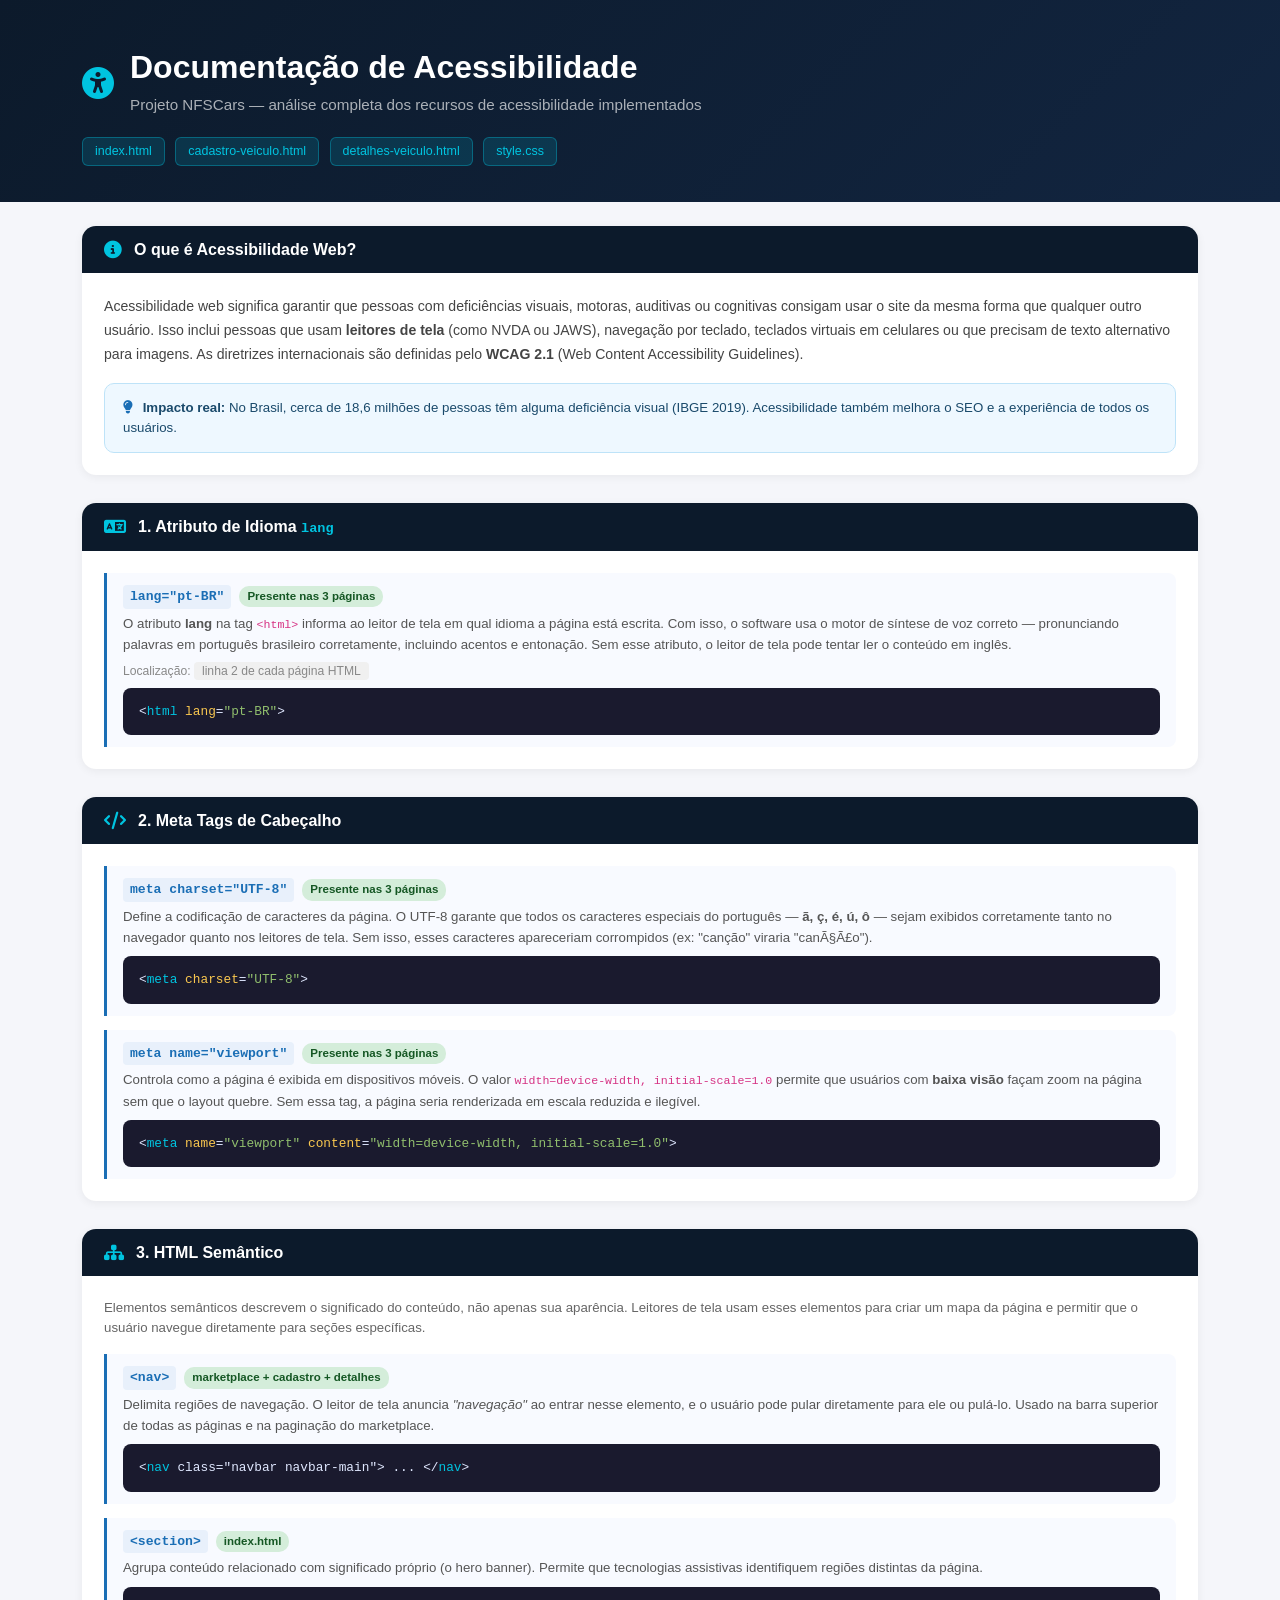
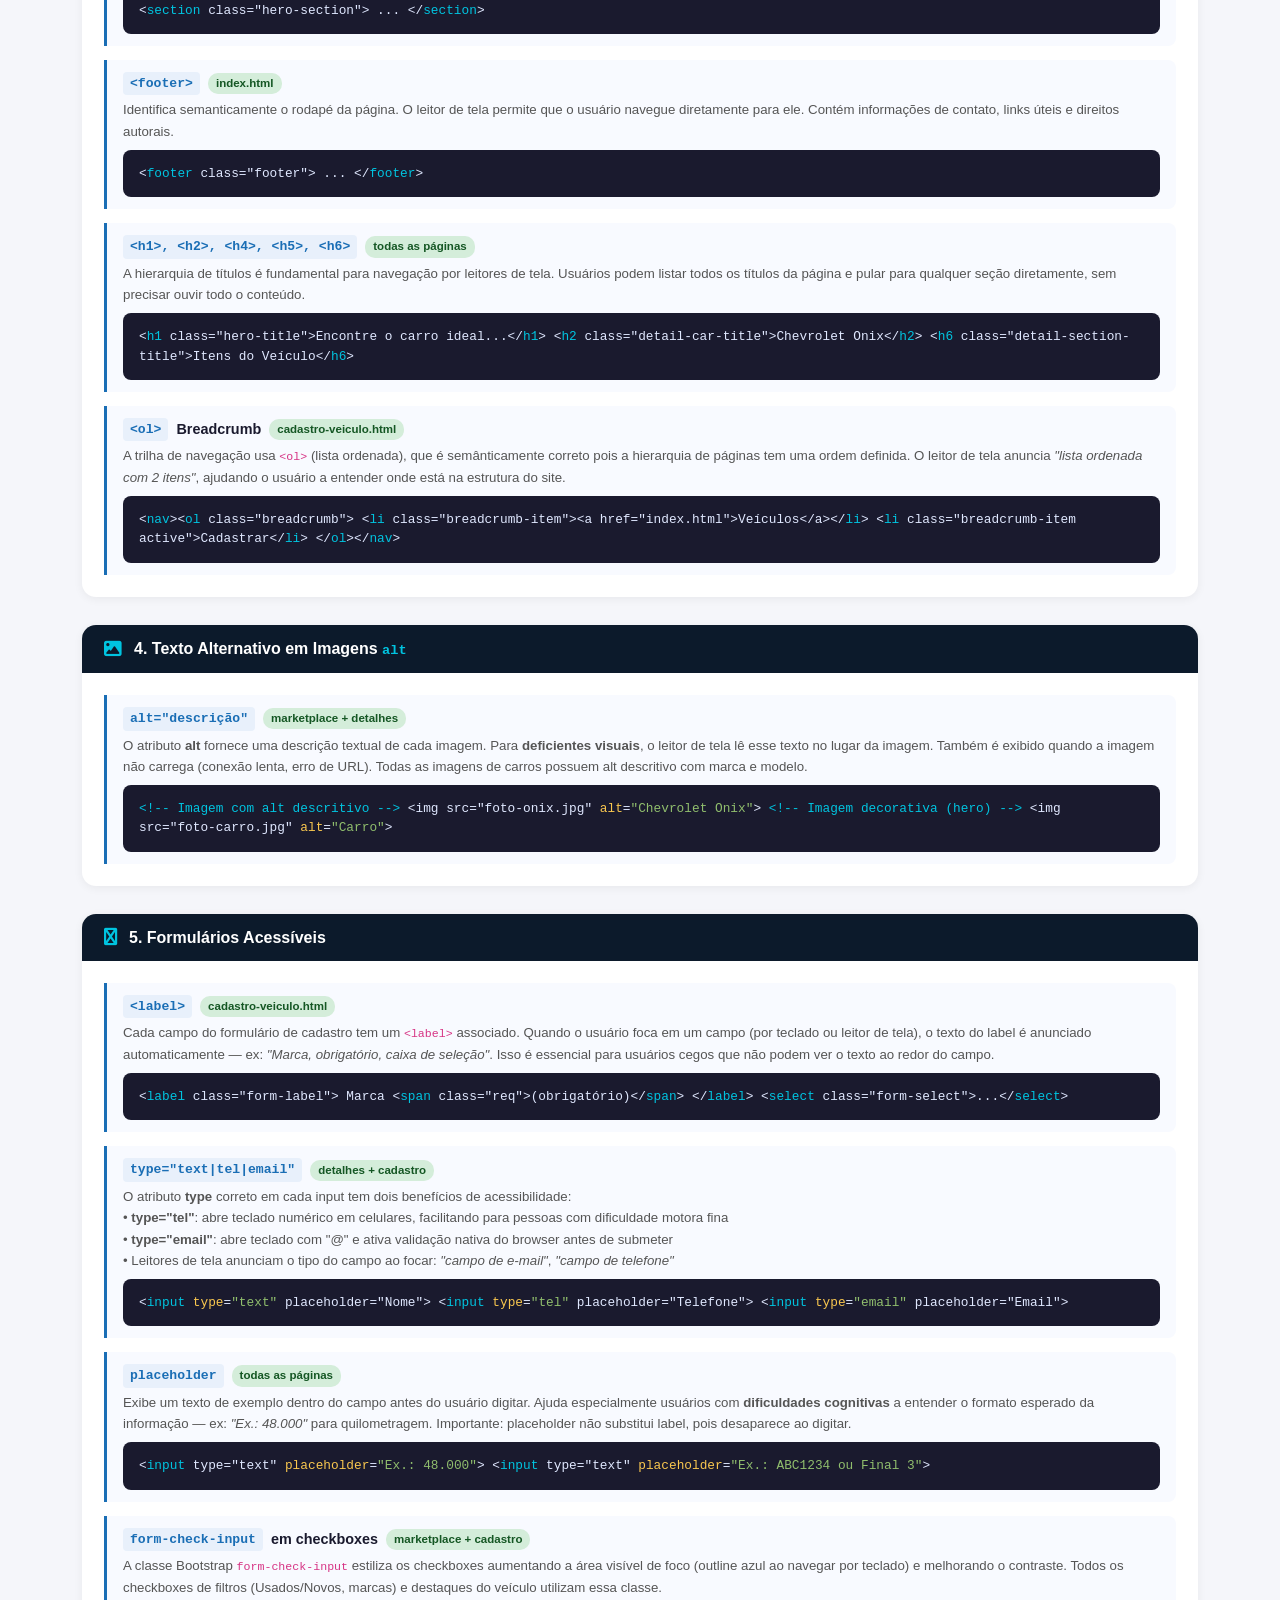
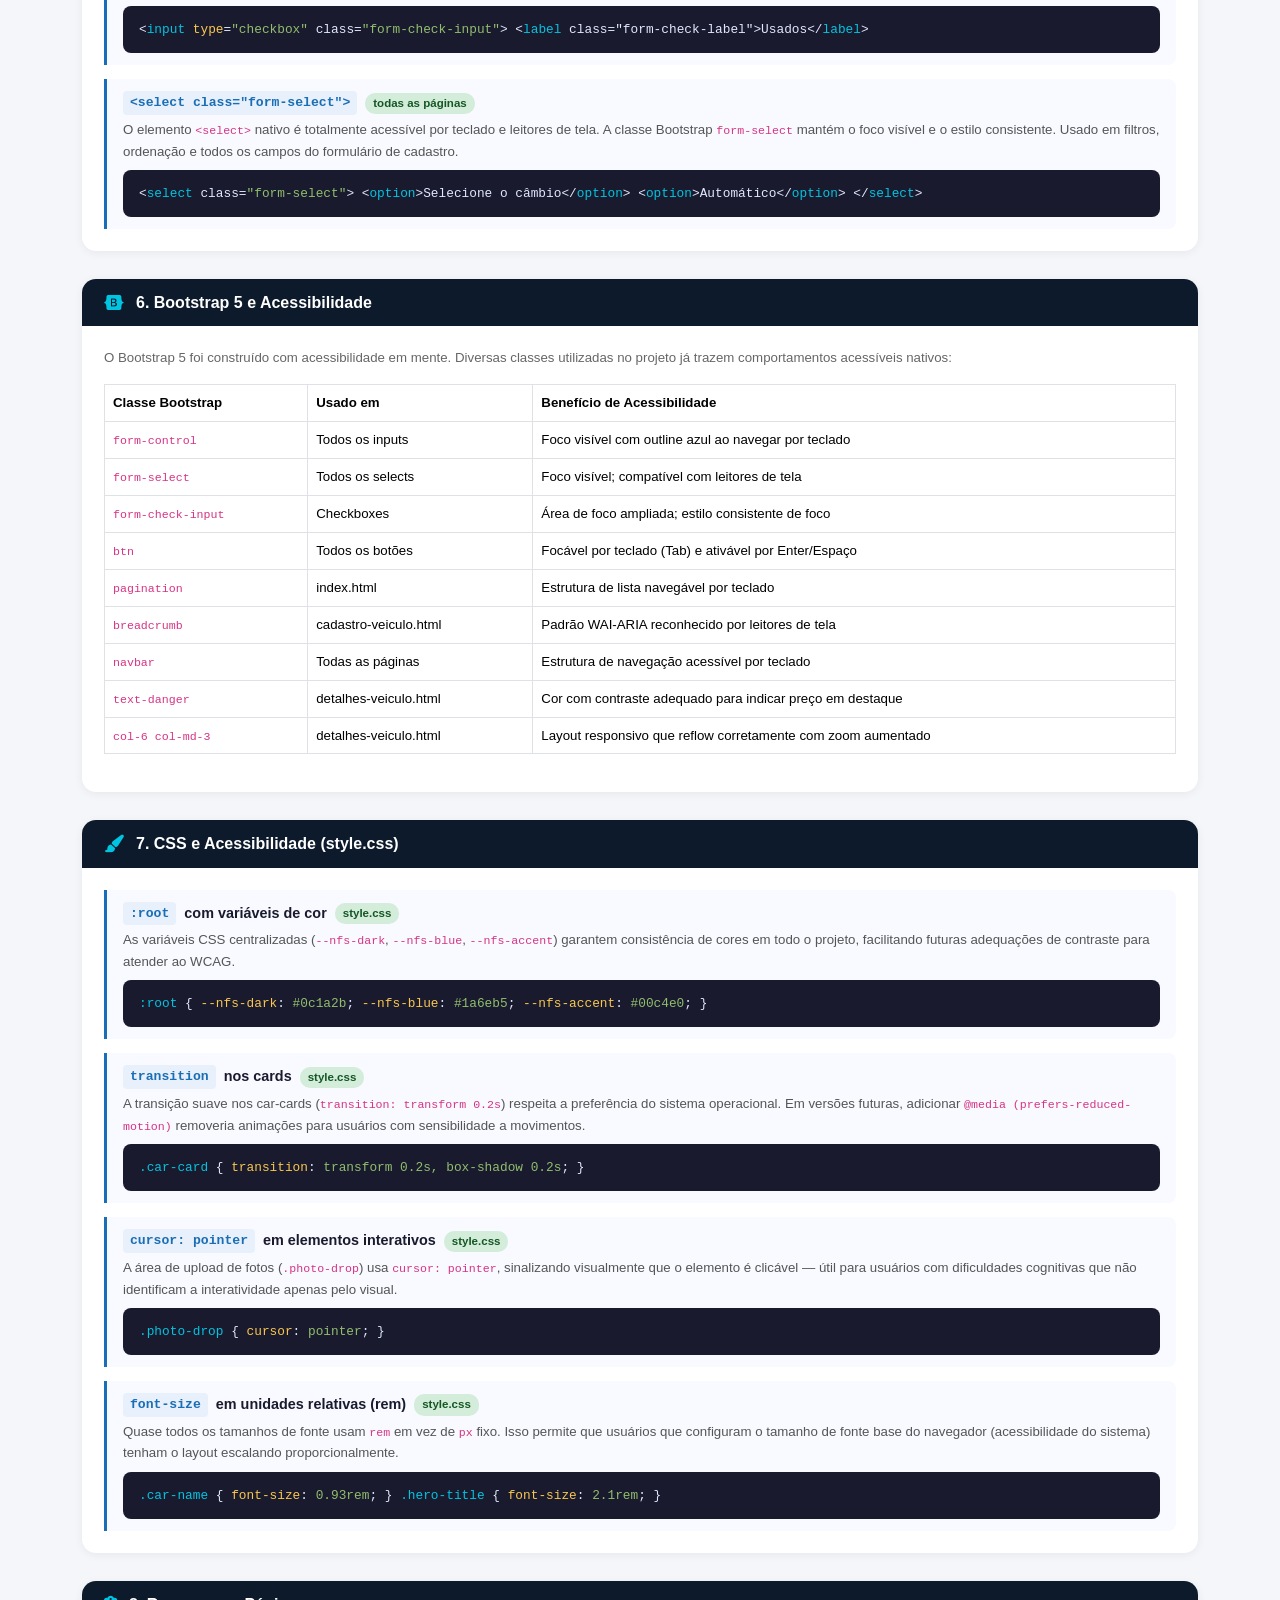
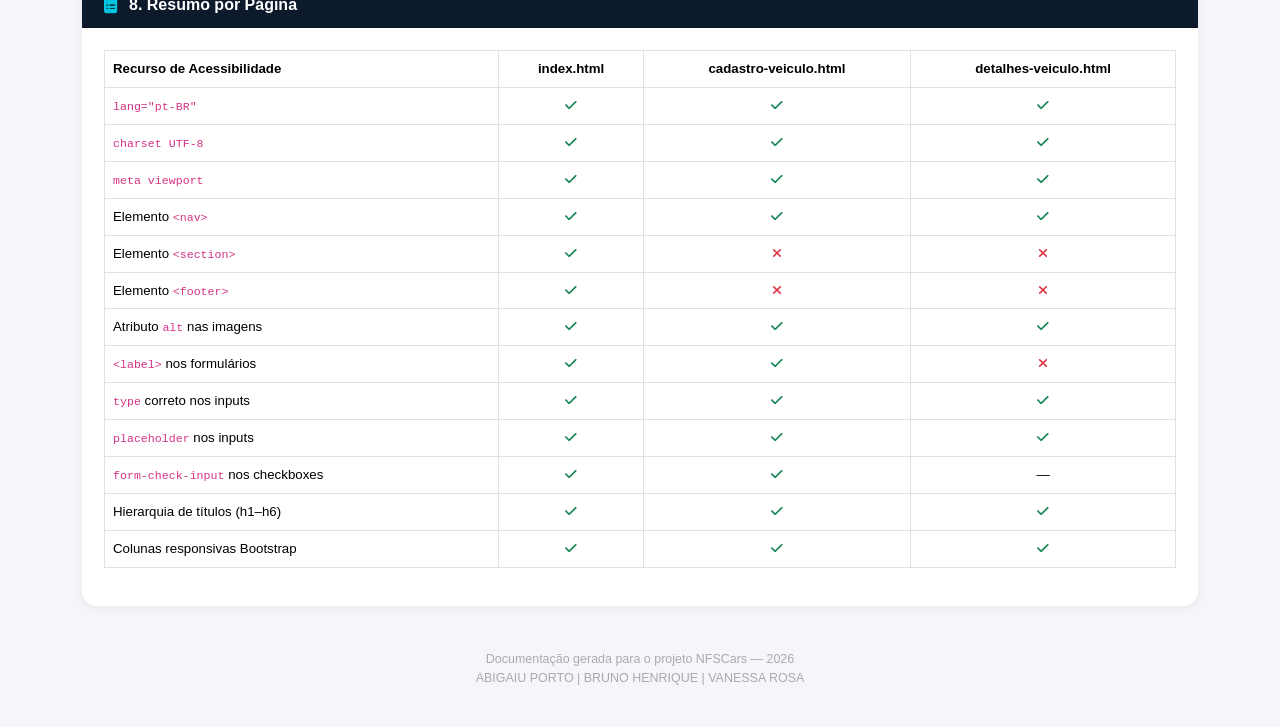
<file: acessibilidade.html>
<!DOCTYPE html>
<html lang="pt-BR">
<head>
    <meta charset="UTF-8">
    <meta name="viewport" content="width=device-width, initial-scale=1.0">
    <title>NFSCars – Documentação de Acessibilidade</title>
    <link href="https://cdn.jsdelivr.net/npm/bootstrap@5.3.2/dist/css/bootstrap.min.css" rel="stylesheet">
    <link href="https://cdnjs.cloudflare.com/ajax/libs/font-awesome/6.5.0/css/all.min.css" rel="stylesheet">
    <style>
        body { font-family: 'Segoe UI', sans-serif; background: #f5f6fa; color: #1a1a2e; }
        .doc-header {
            background: linear-gradient(135deg, #0c1a2b 0%, #122540 100%);
            color: white; padding: 48px 0 36px;
        }
        .doc-header h1 { font-size: 2rem; font-weight: 700; }
        .doc-header .subtitle { color: rgba(255,255,255,0.65); font-size: 0.95rem; }
        .doc-header .badge-page {
            background: rgba(0,196,224,0.15); color: #00c4e0;
            border: 1px solid rgba(0,196,224,0.35); border-radius: 6px;
            font-size: 0.78rem; padding: 4px 12px; display: inline-block; margin-right: 6px; margin-top: 4px;
        }

        .section-card {
            background: white; border-radius: 14px;
            box-shadow: 0 2px 10px rgba(0,0,0,0.06); margin-bottom: 28px; overflow: hidden;
        }
        .section-header {
            background: #0c1a2b; color: white;
            padding: 14px 22px; display: flex; align-items: center; gap: 12px;
        }
        .section-header i { color: #00c4e0; font-size: 1.1rem; }
        .section-header h2 { font-size: 1rem; font-weight: 700; margin: 0; }
        .section-body { padding: 22px; }

        .item { border-left: 3px solid #1a6eb5; padding: 12px 16px; margin-bottom: 14px; background: #f8faff; border-radius: 0 8px 8px 0; }
        .item:last-child { margin-bottom: 0; }
        .item-title { font-weight: 700; font-size: 0.9rem; color: #1a1a2e; margin-bottom: 4px; display: flex; align-items: center; gap: 8px; }
        .item-title code { background: #e8f0fb; color: #1a6eb5; padding: 2px 7px; border-radius: 4px; font-size: 0.82rem; }
        .item-desc { font-size: 0.83rem; color: #555; line-height: 1.6; margin-bottom: 6px; }
        .item-where { font-size: 0.76rem; color: #888; }
        .item-where span { background: #f0f0f0; padding: 2px 8px; border-radius: 4px; margin-right: 4px; }

        .code-block {
            background: #1a1a2e; color: #e0e8ff; border-radius: 8px;
            padding: 14px 16px; font-size: 0.8rem; font-family: 'Courier New', monospace;
            margin-top: 8px; overflow-x: auto;
        }
        .code-block .hl { color: #00c4e0; }
        .code-block .attr { color: #f9c74f; }
        .code-block .val { color: #90be6d; }

        .badge-present { background: #d4edda; color: #155724; font-size: 0.72rem; padding: 2px 8px; border-radius: 10px; }
        .badge-missing { background: #f8d7da; color: #721c24; font-size: 0.72rem; padding: 2px 8px; border-radius: 10px; }
        .badge-partial { background: #fff3cd; color: #856404; font-size: 0.72rem; padding: 2px 8px; border-radius: 10px; }

        table { font-size: 0.83rem; }
        th { background: #f0f4ff; font-weight: 600; }
        td, th { vertical-align: middle !important; }

        .tip-box {
            background: #eef8ff; border: 1px solid #bee3f8; border-radius: 10px;
            padding: 14px 18px; font-size: 0.83rem; color: #1a4a6b; margin-top: 10px;
        }
        .tip-box i { color: #1a6eb5; margin-right: 6px; }
    </style>
</head>
<body>

<!-- HEADER -->
<div class="doc-header">
    <div class="container">
        <div class="d-flex align-items-center gap-3 mb-3">
            <i class="fas fa-universal-access" style="font-size:2rem;color:#00c4e0;"></i>
            <div>
                <h1>Documentação de Acessibilidade</h1>
                <p class="subtitle mb-0">Projeto NFSCars — análise completa dos recursos de acessibilidade implementados</p>
            </div>
        </div>
        <div>
            <span class="badge-page">index.html</span>
            <span class="badge-page">cadastro-veiculo.html</span>
            <span class="badge-page">detalhes-veiculo.html</span>
            <span class="badge-page">style.css</span>
        </div>
    </div>
</div>

<div class="container py-4">

    <!-- O QUE É ACESSIBILIDADE -->
    <div class="section-card">
        <div class="section-header">
            <i class="fas fa-info-circle"></i>
            <h2>O que é Acessibilidade Web?</h2>
        </div>
        <div class="section-body">
            <p style="font-size:0.88rem;color:#444;line-height:1.7;">
                Acessibilidade web significa garantir que pessoas com deficiências visuais, motoras, auditivas ou cognitivas
                consigam usar o site da mesma forma que qualquer outro usuário. Isso inclui pessoas que usam
                <strong>leitores de tela</strong> (como NVDA ou JAWS), navegação por teclado, teclados virtuais em
                celulares ou que precisam de texto alternativo para imagens.
                As diretrizes internacionais são definidas pelo <strong>WCAG 2.1</strong> (Web Content Accessibility Guidelines).
            </p>
            <div class="tip-box">
                <i class="fas fa-lightbulb"></i>
                <strong>Impacto real:</strong> No Brasil, cerca de 18,6 milhões de pessoas têm alguma deficiência visual
                (IBGE 2019). Acessibilidade também melhora o SEO e a experiência de todos os usuários.
            </div>
        </div>
    </div>

    <!-- 1. IDIOMA DA PÁGINA -->
    <div class="section-card">
        <div class="section-header">
            <i class="fas fa-language"></i>
            <h2>1. Atributo de Idioma <code style="color:#00c4e0;font-size:0.85rem;">lang</code></h2>
        </div>
        <div class="section-body">
            <div class="item">
                <div class="item-title">
                    <code>lang="pt-BR"</code>
                    <span class="badge-present">Presente nas 3 páginas</span>
                </div>
                <div class="item-desc">
                    O atributo <strong>lang</strong> na tag <code>&lt;html&gt;</code> informa ao leitor de tela
                    em qual idioma a página está escrita. Com isso, o software usa o motor de síntese de voz correto —
                    pronunciando palavras em português brasileiro corretamente, incluindo acentos e entonação.
                    Sem esse atributo, o leitor de tela pode tentar ler o conteúdo em inglês.
                </div>
                <div class="item-where">Localização: <span>linha 2 de cada página HTML</span></div>
                <div class="code-block">
&lt;<span class="hl">html</span> <span class="attr">lang</span>=<span class="val">"pt-BR"</span>&gt;
                </div>
            </div>
        </div>
    </div>

    <!-- 2. META TAGS -->
    <div class="section-card">
        <div class="section-header">
            <i class="fas fa-code"></i>
            <h2>2. Meta Tags de Cabeçalho</h2>
        </div>
        <div class="section-body">
            <div class="item">
                <div class="item-title">
                    <code>meta charset="UTF-8"</code>
                    <span class="badge-present">Presente nas 3 páginas</span>
                </div>
                <div class="item-desc">
                    Define a codificação de caracteres da página. O UTF-8 garante que todos os caracteres especiais
                    do português — <strong>ã, ç, é, ú, ô</strong> — sejam exibidos corretamente tanto no navegador
                    quanto nos leitores de tela. Sem isso, esses caracteres apareceriam corrompidos (ex: "canção" viraria "canÃ§Ã£o").
                </div>
                <div class="code-block">
&lt;<span class="hl">meta</span> <span class="attr">charset</span>=<span class="val">"UTF-8"</span>&gt;
                </div>
            </div>
            <div class="item">
                <div class="item-title">
                    <code>meta name="viewport"</code>
                    <span class="badge-present">Presente nas 3 páginas</span>
                </div>
                <div class="item-desc">
                    Controla como a página é exibida em dispositivos móveis. O valor
                    <code>width=device-width, initial-scale=1.0</code> permite que usuários com
                    <strong>baixa visão</strong> façam zoom na página sem que o layout quebre.
                    Sem essa tag, a página seria renderizada em escala reduzida e ilegível.
                </div>
                <div class="code-block">
&lt;<span class="hl">meta</span> <span class="attr">name</span>=<span class="val">"viewport"</span> <span class="attr">content</span>=<span class="val">"width=device-width, initial-scale=1.0"</span>&gt;
                </div>
            </div>
        </div>
    </div>

    <!-- 3. ELEMENTOS SEMÂNTICOS -->
    <div class="section-card">
        <div class="section-header">
            <i class="fas fa-sitemap"></i>
            <h2>3. HTML Semântico</h2>
        </div>
        <div class="section-body">
            <p style="font-size:0.83rem;color:#666;margin-bottom:16px;">
                Elementos semânticos descrevem o significado do conteúdo, não apenas sua aparência.
                Leitores de tela usam esses elementos para criar um mapa da página e permitir que o usuário
                navegue diretamente para seções específicas.
            </p>
            <div class="item">
                <div class="item-title"><code>&lt;nav&gt;</code> <span class="badge-present">marketplace + cadastro + detalhes</span></div>
                <div class="item-desc">
                    Delimita regiões de navegação. O leitor de tela anuncia <em>"navegação"</em> ao entrar nesse
                    elemento, e o usuário pode pular diretamente para ele ou pulá-lo. Usado na barra superior
                    de todas as páginas e na paginação do marketplace.
                </div>
                <div class="code-block">
&lt;<span class="hl">nav</span> class="navbar navbar-main"&gt; ... &lt;/<span class="hl">nav</span>&gt;
                </div>
            </div>
            <div class="item">
                <div class="item-title"><code>&lt;section&gt;</code> <span class="badge-present">index.html</span></div>
                <div class="item-desc">
                    Agrupa conteúdo relacionado com significado próprio (o hero banner).
                    Permite que tecnologias assistivas identifiquem regiões distintas da página.
                </div>
                <div class="code-block">
&lt;<span class="hl">section</span> class="hero-section"&gt; ... &lt;/<span class="hl">section</span>&gt;
                </div>
            </div>
            <div class="item">
                <div class="item-title"><code>&lt;footer&gt;</code> <span class="badge-present">index.html</span></div>
                <div class="item-desc">
                    Identifica semanticamente o rodapé da página. O leitor de tela permite que o usuário
                    navegue diretamente para ele. Contém informações de contato, links úteis e direitos autorais.
                </div>
                <div class="code-block">
&lt;<span class="hl">footer</span> class="footer"&gt; ... &lt;/<span class="hl">footer</span>&gt;
                </div>
            </div>
            <div class="item">
                <div class="item-title"><code>&lt;h1&gt;, &lt;h2&gt;, &lt;h4&gt;, &lt;h5&gt;, &lt;h6&gt;</code> <span class="badge-present">todas as páginas</span></div>
                <div class="item-desc">
                    A hierarquia de títulos é fundamental para navegação por leitores de tela.
                    Usuários podem listar todos os títulos da página e pular para qualquer seção diretamente,
                    sem precisar ouvir todo o conteúdo.
                </div>
                <div class="code-block">
&lt;<span class="hl">h1</span> class="hero-title"&gt;Encontre o carro ideal...&lt;/<span class="hl">h1</span>&gt;
&lt;<span class="hl">h2</span> class="detail-car-title"&gt;Chevrolet Onix&lt;/<span class="hl">h2</span>&gt;
&lt;<span class="hl">h6</span> class="detail-section-title"&gt;Itens do Veículo&lt;/<span class="hl">h6</span>&gt;
                </div>
            </div>
            <div class="item">
                <div class="item-title"><code>&lt;ol&gt;</code> Breadcrumb <span class="badge-present">cadastro-veiculo.html</span></div>
                <div class="item-desc">
                    A trilha de navegação usa <code>&lt;ol&gt;</code> (lista ordenada), que é semânticamente
                    correto pois a hierarquia de páginas tem uma ordem definida. O leitor de tela anuncia
                    <em>"lista ordenada com 2 itens"</em>, ajudando o usuário a entender onde está na estrutura do site.
                </div>
                <div class="code-block">
&lt;<span class="hl">nav</span>&gt;&lt;<span class="hl">ol</span> class="breadcrumb"&gt;
  &lt;<span class="hl">li</span> class="breadcrumb-item"&gt;&lt;a href="index.html"&gt;Veículos&lt;/a&gt;&lt;/<span class="hl">li</span>&gt;
  &lt;<span class="hl">li</span> class="breadcrumb-item active"&gt;Cadastrar&lt;/<span class="hl">li</span>&gt;
&lt;/<span class="hl">ol</span>&gt;&lt;/<span class="hl">nav</span>&gt;
                </div>
            </div>
        </div>
    </div>

    <!-- 4. IMAGENS -->
    <div class="section-card">
        <div class="section-header">
            <i class="fas fa-image"></i>
            <h2>4. Texto Alternativo em Imagens <code style="color:#00c4e0;font-size:0.85rem;">alt</code></h2>
        </div>
        <div class="section-body">
            <div class="item">
                <div class="item-title">
                    <code>alt="descrição"</code>
                    <span class="badge-present">marketplace + detalhes</span>
                </div>
                <div class="item-desc">
                    O atributo <strong>alt</strong> fornece uma descrição textual de cada imagem.
                    Para <strong>deficientes visuais</strong>, o leitor de tela lê esse texto no lugar da imagem.
                    Também é exibido quando a imagem não carrega (conexão lenta, erro de URL).
                    Todas as imagens de carros possuem alt descritivo com marca e modelo.
                </div>
                <div class="code-block">
<span class="hl">&lt;!-- Imagem com alt descritivo --&gt;</span>
&lt;img src="foto-onix.jpg" <span class="attr">alt</span>=<span class="val">"Chevrolet Onix"</span>&gt;

<span class="hl">&lt;!-- Imagem decorativa (hero) --&gt;</span>
&lt;img src="foto-carro.jpg" <span class="attr">alt</span>=<span class="val">"Carro"</span>&gt;
                </div>
            </div>
        </div>
    </div>

    <!-- 5. FORMULÁRIOS -->
    <div class="section-card">
        <div class="section-header">
            <i class="fas fa-wpforms"></i>
            <h2>5. Formulários Acessíveis</h2>
        </div>
        <div class="section-body">
            <div class="item">
                <div class="item-title">
                    <code>&lt;label&gt;</code>
                    <span class="badge-present">cadastro-veiculo.html</span>
                </div>
                <div class="item-desc">
                    Cada campo do formulário de cadastro tem um <code>&lt;label&gt;</code> associado.
                    Quando o usuário foca em um campo (por teclado ou leitor de tela), o texto do label é
                    anunciado automaticamente — ex: <em>"Marca, obrigatório, caixa de seleção"</em>.
                    Isso é essencial para usuários cegos que não podem ver o texto ao redor do campo.
                </div>
                <div class="code-block">
&lt;<span class="hl">label</span> class="form-label"&gt;
  Marca &lt;<span class="hl">span</span> class="req"&gt;(obrigatório)&lt;/<span class="hl">span</span>&gt;
&lt;/<span class="hl">label</span>&gt;
&lt;<span class="hl">select</span> class="form-select"&gt;...&lt;/<span class="hl">select</span>&gt;
                </div>
            </div>
            <div class="item">
                <div class="item-title">
                    <code>type="text|tel|email"</code>
                    <span class="badge-present">detalhes + cadastro</span>
                </div>
                <div class="item-desc">
                    O atributo <strong>type</strong> correto em cada input tem dois benefícios de acessibilidade:
                    <br>• <strong>type="tel"</strong>: abre teclado numérico em celulares, facilitando para pessoas com dificuldade motora fina
                    <br>• <strong>type="email"</strong>: abre teclado com "@" e ativa validação nativa do browser antes de submeter
                    <br>• Leitores de tela anunciam o tipo do campo ao focar: <em>"campo de e-mail"</em>, <em>"campo de telefone"</em>
                </div>
                <div class="code-block">
&lt;<span class="hl">input</span> <span class="attr">type</span>=<span class="val">"text"</span>  placeholder="Nome"&gt;
&lt;<span class="hl">input</span> <span class="attr">type</span>=<span class="val">"tel"</span>   placeholder="Telefone"&gt;
&lt;<span class="hl">input</span> <span class="attr">type</span>=<span class="val">"email"</span> placeholder="Email"&gt;
                </div>
            </div>
            <div class="item">
                <div class="item-title">
                    <code>placeholder</code>
                    <span class="badge-present">todas as páginas</span>
                </div>
                <div class="item-desc">
                    Exibe um texto de exemplo dentro do campo antes do usuário digitar.
                    Ajuda especialmente usuários com <strong>dificuldades cognitivas</strong> a entender
                    o formato esperado da informação — ex: <em>"Ex.: 48.000"</em> para quilometragem.
                    Importante: placeholder não substitui label, pois desaparece ao digitar.
                </div>
                <div class="code-block">
&lt;<span class="hl">input</span> type="text" <span class="attr">placeholder</span>=<span class="val">"Ex.: 48.000"</span>&gt;
&lt;<span class="hl">input</span> type="text" <span class="attr">placeholder</span>=<span class="val">"Ex.: ABC1234 ou Final 3"</span>&gt;
                </div>
            </div>
            <div class="item">
                <div class="item-title">
                    <code>form-check-input</code> em checkboxes
                    <span class="badge-present">marketplace + cadastro</span>
                </div>
                <div class="item-desc">
                    A classe Bootstrap <code>form-check-input</code> estiliza os checkboxes aumentando
                    a área visível de foco (outline azul ao navegar por teclado) e melhorando o contraste.
                    Todos os checkboxes de filtros (Usados/Novos, marcas) e destaques do veículo utilizam essa classe.
                </div>
                <div class="code-block">
&lt;<span class="hl">input</span> <span class="attr">type</span>=<span class="val">"checkbox"</span> class=<span class="val">"form-check-input"</span>&gt;
&lt;<span class="hl">label</span> class="form-check-label"&gt;Usados&lt;/<span class="hl">label</span>&gt;
                </div>
            </div>
            <div class="item">
                <div class="item-title">
                    <code>&lt;select class="form-select"&gt;</code>
                    <span class="badge-present">todas as páginas</span>
                </div>
                <div class="item-desc">
                    O elemento <code>&lt;select&gt;</code> nativo é totalmente acessível por teclado e
                    leitores de tela. A classe Bootstrap <code>form-select</code> mantém o foco visível
                    e o estilo consistente. Usado em filtros, ordenação e todos os campos do formulário de cadastro.
                </div>
                <div class="code-block">
&lt;<span class="hl">select</span> class=<span class="val">"form-select"</span>&gt;
  &lt;<span class="hl">option</span>&gt;Selecione o câmbio&lt;/<span class="hl">option</span>&gt;
  &lt;<span class="hl">option</span>&gt;Automático&lt;/<span class="hl">option</span>&gt;
&lt;/<span class="hl">select</span>&gt;
                </div>
            </div>
        </div>
    </div>

    <!-- 6. BOOTSTRAP E ACESSIBILIDADE -->
    <div class="section-card">
        <div class="section-header">
            <i class="fab fa-bootstrap"></i>
            <h2>6. Bootstrap 5 e Acessibilidade</h2>
        </div>
        <div class="section-body">
            <p style="font-size:0.83rem;color:#666;margin-bottom:16px;">
                O Bootstrap 5 foi construído com acessibilidade em mente. Diversas classes utilizadas no projeto
                já trazem comportamentos acessíveis nativos:
            </p>
            <div class="table-responsive">
                <table class="table table-bordered table-hover">
                    <thead>
                        <tr>
                            <th>Classe Bootstrap</th>
                            <th>Usado em</th>
                            <th>Benefício de Acessibilidade</th>
                        </tr>
                    </thead>
                    <tbody>
                        <tr>
                            <td><code>form-control</code></td>
                            <td>Todos os inputs</td>
                            <td>Foco visível com outline azul ao navegar por teclado</td>
                        </tr>
                        <tr>
                            <td><code>form-select</code></td>
                            <td>Todos os selects</td>
                            <td>Foco visível; compatível com leitores de tela</td>
                        </tr>
                        <tr>
                            <td><code>form-check-input</code></td>
                            <td>Checkboxes</td>
                            <td>Área de foco ampliada; estilo consistente de foco</td>
                        </tr>
                        <tr>
                            <td><code>btn</code></td>
                            <td>Todos os botões</td>
                            <td>Focável por teclado (Tab) e ativável por Enter/Espaço</td>
                        </tr>
                        <tr>
                            <td><code>pagination</code></td>
                            <td>index.html</td>
                            <td>Estrutura de lista navegável por teclado</td>
                        </tr>
                        <tr>
                            <td><code>breadcrumb</code></td>
                            <td>cadastro-veiculo.html</td>
                            <td>Padrão WAI-ARIA reconhecido por leitores de tela</td>
                        </tr>
                        <tr>
                            <td><code>navbar</code></td>
                            <td>Todas as páginas</td>
                            <td>Estrutura de navegação acessível por teclado</td>
                        </tr>
                        <tr>
                            <td><code>text-danger</code></td>
                            <td>detalhes-veiculo.html</td>
                            <td>Cor com contraste adequado para indicar preço em destaque</td>
                        </tr>
                        <tr>
                            <td><code>col-6 col-md-3</code></td>
                            <td>detalhes-veiculo.html</td>
                            <td>Layout responsivo que reflow corretamente com zoom aumentado</td>
                        </tr>
                    </tbody>
                </table>
            </div>
        </div>
    </div>

    <!-- 7. CSS E ACESSIBILIDADE -->
    <div class="section-card">
        <div class="section-header">
            <i class="fas fa-paint-brush"></i>
            <h2>7. CSS e Acessibilidade (style.css)</h2>
        </div>
        <div class="section-body">
            <div class="item">
                <div class="item-title"><code>:root</code> com variáveis de cor <span class="badge-present">style.css</span></div>
                <div class="item-desc">
                    As variáveis CSS centralizadas (<code>--nfs-dark</code>, <code>--nfs-blue</code>, <code>--nfs-accent</code>)
                    garantem consistência de cores em todo o projeto, facilitando futuras adequações de contraste
                    para atender ao WCAG.
                </div>
                <div class="code-block">
<span class="hl">:root</span> {
  <span class="attr">--nfs-dark</span>: <span class="val">#0c1a2b</span>;
  <span class="attr">--nfs-blue</span>: <span class="val">#1a6eb5</span>;
  <span class="attr">--nfs-accent</span>: <span class="val">#00c4e0</span>;
}
                </div>
            </div>
            <div class="item">
                <div class="item-title"><code>transition</code> nos cards <span class="badge-present">style.css</span></div>
                <div class="item-desc">
                    A transição suave nos car-cards (<code>transition: transform 0.2s</code>) respeita
                    a preferência do sistema operacional. Em versões futuras, adicionar
                    <code>@media (prefers-reduced-motion)</code> removeria animações para usuários
                    com sensibilidade a movimentos.
                </div>
                <div class="code-block">
<span class="hl">.car-card</span> {
  <span class="attr">transition</span>: <span class="val">transform 0.2s, box-shadow 0.2s</span>;
}
                </div>
            </div>
            <div class="item">
                <div class="item-title"><code>cursor: pointer</code> em elementos interativos <span class="badge-present">style.css</span></div>
                <div class="item-desc">
                    A área de upload de fotos (<code>.photo-drop</code>) usa <code>cursor: pointer</code>,
                    sinalizando visualmente que o elemento é clicável — útil para usuários com
                    dificuldades cognitivas que não identificam a interatividade apenas pelo visual.
                </div>
                <div class="code-block">
<span class="hl">.photo-drop</span> {
  <span class="attr">cursor</span>: <span class="val">pointer</span>;
}
                </div>
            </div>
            <div class="item">
                <div class="item-title"><code>font-size</code> em unidades relativas (rem) <span class="badge-present">style.css</span></div>
                <div class="item-desc">
                    Quase todos os tamanhos de fonte usam <code>rem</code> em vez de <code>px</code> fixo.
                    Isso permite que usuários que configuram o tamanho de fonte base do navegador
                    (acessibilidade do sistema) tenham o layout escalando proporcionalmente.
                </div>
                <div class="code-block">
<span class="hl">.car-name</span>   { <span class="attr">font-size</span>: <span class="val">0.93rem</span>; }
<span class="hl">.hero-title</span> { <span class="attr">font-size</span>: <span class="val">2.1rem</span>;  }
                </div>
            </div>
        </div>
    </div>

    <!-- 8. RESUMO POR PÁGINA -->
    <div class="section-card">
        <div class="section-header">
            <i class="fas fa-clipboard-list"></i>
            <h2>8. Resumo por Página</h2>
        </div>
        <div class="section-body">
            <div class="table-responsive">
                <table class="table table-bordered">
                    <thead>
                        <tr>
                            <th>Recurso de Acessibilidade</th>
                            <th class="text-center">index.html</th>
                            <th class="text-center">cadastro-veiculo.html</th>
                            <th class="text-center">detalhes-veiculo.html</th>
                        </tr>
                    </thead>
                    <tbody>
                        <tr>
                            <td><code>lang="pt-BR"</code></td>
                            <td class="text-center"><i class="fas fa-check text-success"></i></td>
                            <td class="text-center"><i class="fas fa-check text-success"></i></td>
                            <td class="text-center"><i class="fas fa-check text-success"></i></td>
                        </tr>
                        <tr>
                            <td><code>charset UTF-8</code></td>
                            <td class="text-center"><i class="fas fa-check text-success"></i></td>
                            <td class="text-center"><i class="fas fa-check text-success"></i></td>
                            <td class="text-center"><i class="fas fa-check text-success"></i></td>
                        </tr>
                        <tr>
                            <td><code>meta viewport</code></td>
                            <td class="text-center"><i class="fas fa-check text-success"></i></td>
                            <td class="text-center"><i class="fas fa-check text-success"></i></td>
                            <td class="text-center"><i class="fas fa-check text-success"></i></td>
                        </tr>
                        <tr>
                            <td>Elemento <code>&lt;nav&gt;</code></td>
                            <td class="text-center"><i class="fas fa-check text-success"></i></td>
                            <td class="text-center"><i class="fas fa-check text-success"></i></td>
                            <td class="text-center"><i class="fas fa-check text-success"></i></td>
                        </tr>
                        <tr>
                            <td>Elemento <code>&lt;section&gt;</code></td>
                            <td class="text-center"><i class="fas fa-check text-success"></i></td>
                            <td class="text-center"><i class="fas fa-times text-danger"></i></td>
                            <td class="text-center"><i class="fas fa-times text-danger"></i></td>
                        </tr>
                        <tr>
                            <td>Elemento <code>&lt;footer&gt;</code></td>
                            <td class="text-center"><i class="fas fa-check text-success"></i></td>
                            <td class="text-center"><i class="fas fa-times text-danger"></i></td>
                            <td class="text-center"><i class="fas fa-times text-danger"></i></td>
                        </tr>
                        <tr>
                            <td>Atributo <code>alt</code> nas imagens</td>
                            <td class="text-center"><i class="fas fa-check text-success"></i></td>
                            <td class="text-center"><i class="fas fa-check text-success"></i></td>
                            <td class="text-center"><i class="fas fa-check text-success"></i></td>
                        </tr>
                        <tr>
                            <td><code>&lt;label&gt;</code> nos formulários</td>
                            <td class="text-center"><i class="fas fa-check text-success"></i></td>
                            <td class="text-center"><i class="fas fa-check text-success"></i></td>
                            <td class="text-center"><i class="fas fa-times text-danger"></i></td>
                        </tr>
                        <tr>
                            <td><code>type</code> correto nos inputs</td>
                            <td class="text-center"><i class="fas fa-check text-success"></i></td>
                            <td class="text-center"><i class="fas fa-check text-success"></i></td>
                            <td class="text-center"><i class="fas fa-check text-success"></i></td>
                        </tr>
                        <tr>
                            <td><code>placeholder</code> nos inputs</td>
                            <td class="text-center"><i class="fas fa-check text-success"></i></td>
                            <td class="text-center"><i class="fas fa-check text-success"></i></td>
                            <td class="text-center"><i class="fas fa-check text-success"></i></td>
                        </tr>
                        <tr>
                            <td><code>form-check-input</code> nos checkboxes</td>
                            <td class="text-center"><i class="fas fa-check text-success"></i></td>
                            <td class="text-center"><i class="fas fa-check text-success"></i></td>
                            <td class="text-center">—</td>
                        </tr>
                        <tr>
                            <td>Hierarquia de títulos (h1–h6)</td>
                            <td class="text-center"><i class="fas fa-check text-success"></i></td>
                            <td class="text-center"><i class="fas fa-check text-success"></i></td>
                            <td class="text-center"><i class="fas fa-check text-success"></i></td>
                        </tr>
                        <tr>
                            <td>Colunas responsivas Bootstrap</td>
                            <td class="text-center"><i class="fas fa-check text-success"></i></td>
                            <td class="text-center"><i class="fas fa-check text-success"></i></td>
                            <td class="text-center"><i class="fas fa-check text-success"></i></td>
                        </tr>
                    </tbody>
                </table>
            </div>
        </div>
    </div>

    <!-- RODAPÉ DO DOC -->
    <div class="text-center py-3" style="font-size:0.78rem;color:#aaa;">
        Documentação gerada para o projeto NFSCars &mdash; 2026<br>
        ABIGAIU PORTO | BRUNO HENRIQUE | VANESSA ROSA
    </div>

</div>

<script src="https://cdn.jsdelivr.net/npm/bootstrap@5.3.2/dist/js/bootstrap.bundle.min.js"></script>
</body>
</html>
</file>
